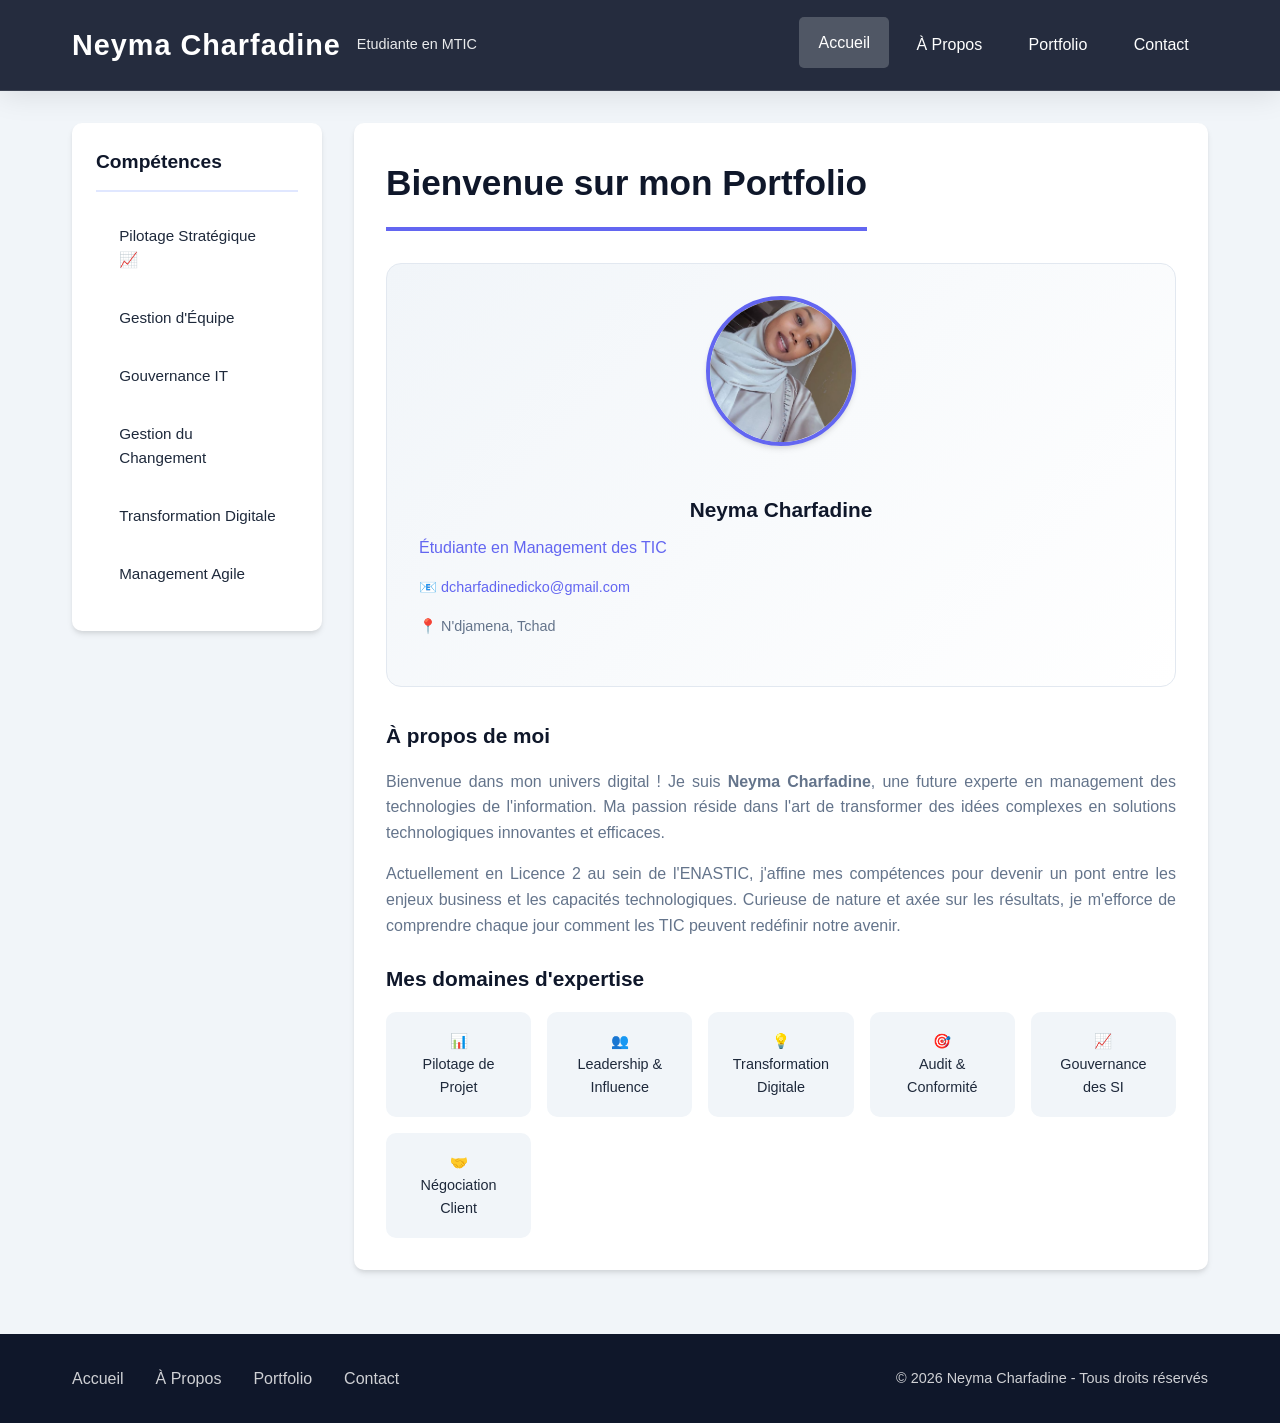
<file: index.html>
<!doctype html>
<html lang="fr">
  <head>
    <meta charset="UTF-8" />
    <meta name="viewport" content="width=device-width, initial-scale=1.0" />
    <meta
      name="description"
      content="Portfolio personnel - Site web CV présentant mon parcours, mes compétences et mes projets"
    />
    <title>Accueil | Mon Portfolio</title>
    <link rel="stylesheet" href="style.css" />
  </head>
  <body>
    <!-- ===== HEADER ===== -->
    <header>
      <div class="header-container">
        <div class="logo">
          <h1>Neyma Charfadine</h1>
          <span>Etudiante en MTIC</span>
        </div>
        <nav>
          <ul>
            <li><a href="index.html" class="active">Accueil</a></li>
            <li><a href="about.html">À Propos</a></li>
            <li><a href="portfolio.html">Portfolio</a></li>
            <li><a href="contact.html">Contact</a></li>
          </ul>
        </nav>
      </div>
    </header>

    <!-- ===== MAIN CONTENT ===== -->
    <main class="main-container">
      <!-- Sidebar -->
      <aside>
        <h3>Compétences</h3>
        <ul>
          <li><a href="#">Pilotage Stratégique 📈</a></li>
          <li><a href="#">Gestion d'Équipe</a></li>
          <li><a href="#">Gouvernance IT</a></li>
          <li><a href="#">Gestion du Changement</a></li>
          <li><a href="#">Transformation Digitale</a></li>
          <li><a href="#">Management Agile</a></li>
        </ul>
      </aside>

      <!-- Content -->
      <section class="content">
        <h2>Bienvenue sur mon Portfolio</h2>

        <div class="profile-card">
          <img
            src="profil.png"
            alt="Photo de profil de Neyma Charfadine"
            class="profile-img"
            onerror="this.src = 'https://via.placeholder.com/150?text=Neyma'"
          />
          <h3>Neyma Charfadine</h3>
          <p class="title">Étudiante en Management des TIC</p>
          <div class="contact-info">
            <p>
              📧
              <a href="mailto:dcharfadinedicko@gmail.com"
                >dcharfadinedicko@gmail.com</a
              >
            </p>
            <p>📍 N'djamena, Tchad</p>
          </div>
        </div>

        <h3>À propos de moi</h3>
        <p>
          Bienvenue dans mon univers digital ! Je suis <strong>Neyma Charfadine</strong>, une future experte en management des technologies de l'information. Ma passion réside dans l'art de transformer des idées complexes en solutions technologiques innovantes et efficaces.
        </p>
        <p>
          Actuellement en Licence 2 au sein de l'ENASTIC, j'affine mes compétences pour devenir un pont entre les enjeux business et les capacités technologiques. Curieuse de nature et axée sur les résultats, je m'efforce de comprendre chaque jour comment les TIC peuvent redéfinir notre avenir.
        </p>

        <h3>Mes domaines d'expertise</h3>
        <div class="skills-grid">
          <div class="skill-item">
            <span>📊</span>
            <span>Pilotage de Projet</span>
          </div>
          <div class="skill-item">
            <span>👥</span>
            <span>Leadership & Influence</span>
          </div>
          <div class="skill-item">
            <span>💡</span>
            <span>Transformation Digitale</span>
          </div>
          <div class="skill-item">
            <span>🎯</span>
            <span>Audit & Conformité</span>
          </div>
          <div class="skill-item">
            <span>📈</span>
            <span>Gouvernance des SI</span>
          </div>
          <div class="skill-item">
            <span>🤝</span>
            <span>Négociation Client</span>
          </div>
        </div>
      </section>
    </main>

    <!-- ===== FOOTER ===== -->
    <footer>
      <div class="footer-container">
        <div class="footer-links">
          <a href="index.html">Accueil</a>
          <a href="about.html">À Propos</a>
          <a href="portfolio.html">Portfolio</a>
          <a href="contact.html">Contact</a>
        </div>
        <p class="footer-copyright">
          &copy; 2026 Neyma Charfadine - Tous droits réservés 
        </p>
      </div>
    </footer>
  </body>
</html>
</file>
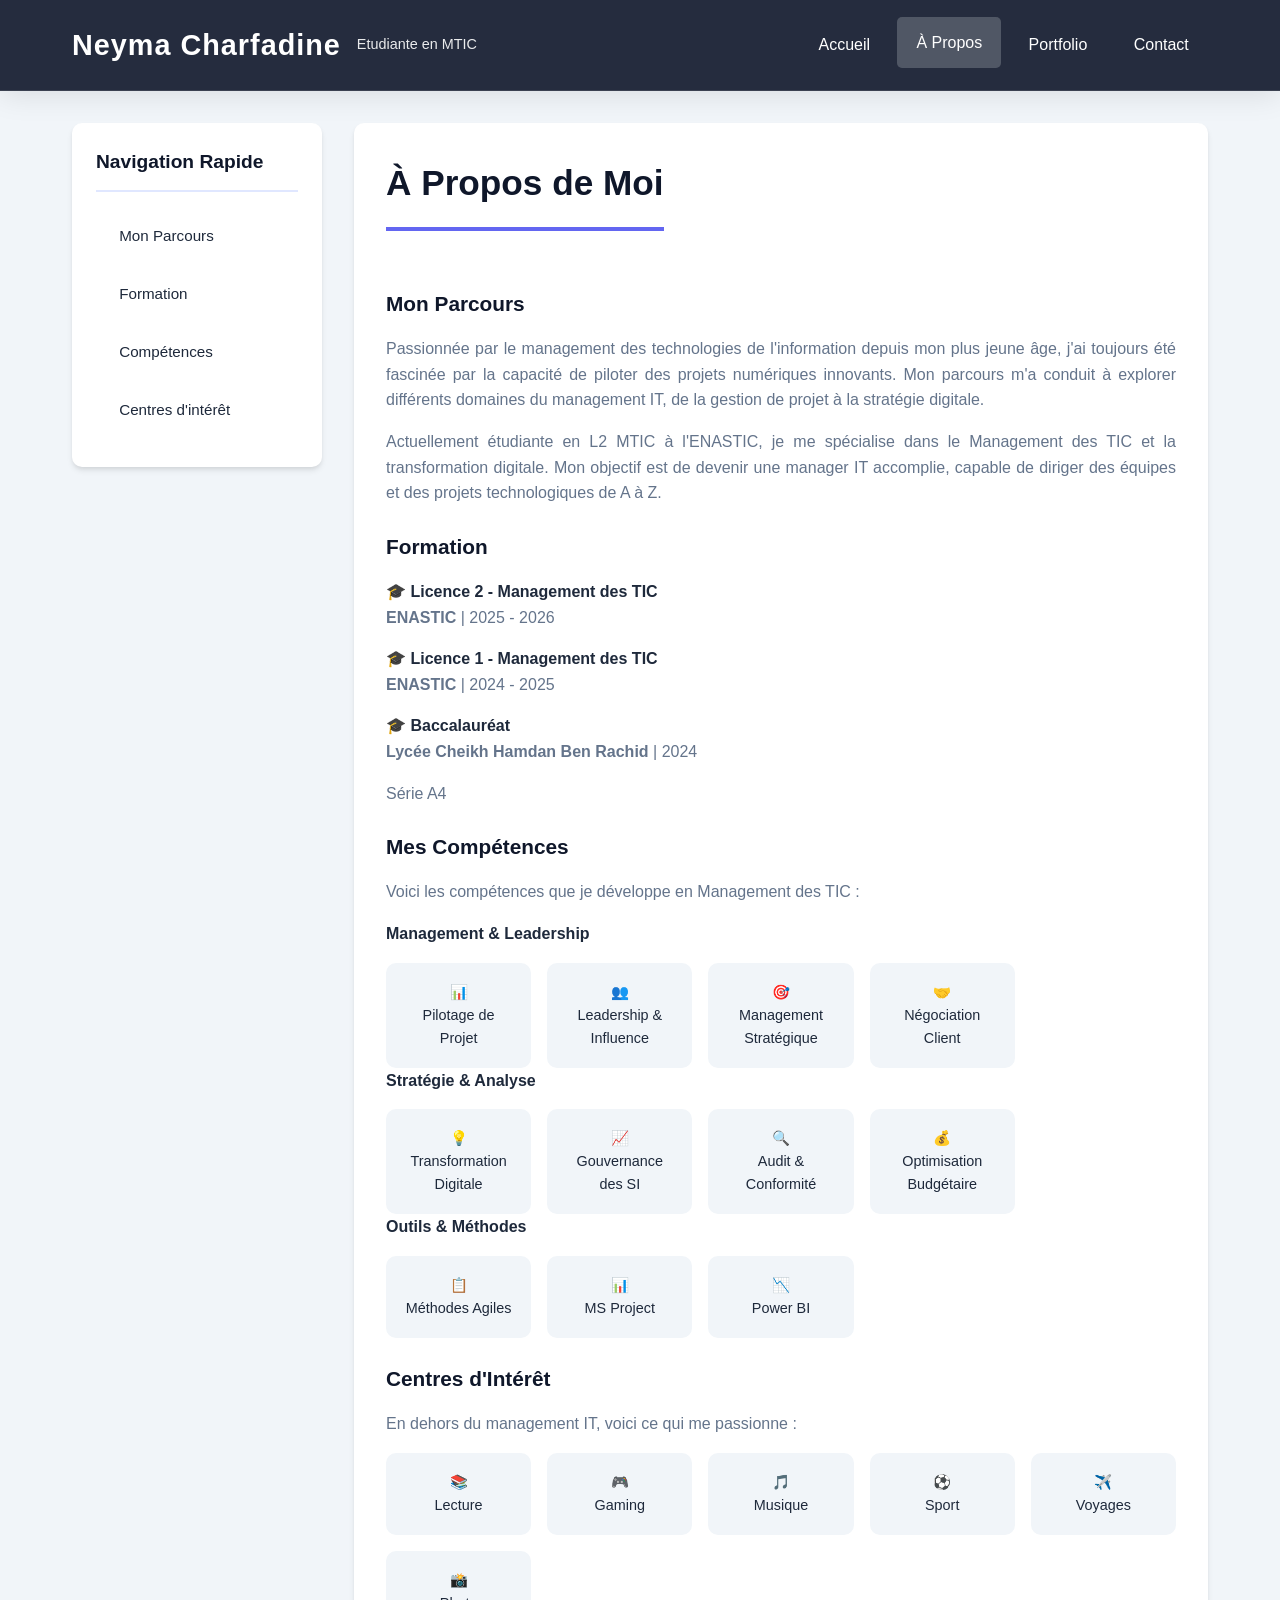
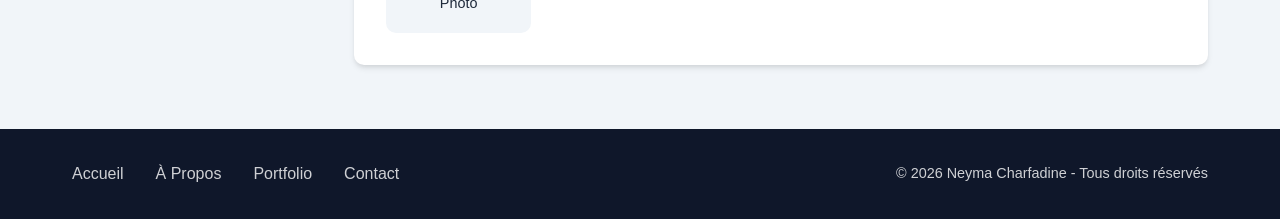
<file: about.html>
<!DOCTYPE html>
<html lang="fr">
<head>
    <meta charset="UTF-8">
    <meta name="viewport" content="width=device-width, initial-scale=1.0">
    <meta name="description" content="À propos de moi - Mon parcours, ma biographie et mes passions">
    <title>À Propos | Mon Portfolio</title>
    <link rel="stylesheet" href="style.css">
</head>
<body>
    <!-- ===== HEADER ===== -->
    <header>
        <div class="header-container">
            <div class="logo">
                <h1>Neyma Charfadine</h1>
                <span>Etudiante en MTIC</span>
            </div>
            <nav>
                <ul>
                    <li><a href="index.html">Accueil</a></li>
                    <li><a href="about.html" class="active">À Propos</a></li>
                    <li><a href="portfolio.html">Portfolio</a></li>
                    <li><a href="contact.html">Contact</a></li>
                </ul>
            </nav>
        </div>
    </header>

    <!-- ===== MAIN CONTENT ===== -->
    <main class="main-container">
        <!-- Sidebar -->
        <aside>
            <h3>Navigation Rapide</h3>
            <ul>
                <li><a href="#parcours">Mon Parcours</a></li>
                <li><a href="#formation">Formation</a></li>
                <li><a href="#competences">Compétences</a></li>
                <li><a href="#interets">Centres d'intérêt</a></li>
            </ul>
        </aside>

        <!-- Content -->
        <section class="content">
            <h2>À Propos de Moi</h2>
            
            <article id="parcours">
                <h3>Mon Parcours</h3>
                <p>
                    Passionnée par le management des technologies de l'information depuis mon plus jeune âge, j'ai toujours été 
                    fascinée par la capacité de piloter des projets numériques innovants. Mon parcours m'a conduit 
                    à explorer différents domaines du management IT, de la gestion de projet à la stratégie digitale.
                </p>
                <p>
                    Actuellement étudiante en L2 MTIC à l'ENASTIC, je me spécialise dans le Management des TIC et 
                    la transformation digitale. Mon objectif est de devenir une manager IT accomplie, 
                    capable de diriger des équipes et des projets technologiques de A à Z.
                </p>
            </article>

            <article id="formation">
                <h3>Formation</h3>
                <div class="timeline">
                    <div class="timeline-item">
                        <h4>🎓 Licence 2 - Management des TIC</h4>
                        <p><strong>ENASTIC</strong> | 2025 - 2026</p>
                    </div>
                    <div class="timeline-item">
                        <h4>🎓 Licence 1 - Management des TIC</h4>
                        <p><strong>ENASTIC</strong> | 2024 - 2025</p>
                    </div>

                    <div class="timeline-item">
                        <h4>🎓 Baccalauréat</h4>
                        <p><strong>Lycée Cheikh Hamdan Ben Rachid</strong> | 2024</p>
                        <p>Série A4</p>
                    </div>
                </div>
            </article>

            <article id="competences">
                <h3>Mes Compétences</h3>
                <p>Voici les compétences que je développe en Management des TIC :</p>
                
                <h4>Management & Leadership</h4>
                <div class="skills-grid">
                    <div class="skill-item">
                        <span>📊</span>
                        <span>Pilotage de Projet</span>
                    </div>
                    <div class="skill-item">
                        <span>👥</span>
                        <span>Leadership & Influence</span>
                    </div>
                    <div class="skill-item">
                        <span>🎯</span>
                        <span>Management Stratégique</span>
                    </div>
                    <div class="skill-item">
                        <span>🤝</span>
                        <span>Négociation Client</span>
                    </div>
                </div>

                <h4>Stratégie & Analyse</h4>
                <div class="skills-grid">
                    <div class="skill-item">
                        <span>💡</span>
                        <span>Transformation Digitale</span>
                    </div>
                    <div class="skill-item">
                        <span>📈</span>
                        <span>Gouvernance des SI</span>
                    </div>
                    <div class="skill-item">
                        <span>🔍</span>
                        <span>Audit & Conformité</span>
                    </div>
                    <div class="skill-item">
                        <span>💰</span>
                        <span>Optimisation Budgétaire</span>
                    </div>
                </div>

                <h4>Outils & Méthodes</h4>
                <div class="skills-grid">
                    <div class="skill-item">
                        <span>📋</span>
                        <span>Méthodes Agiles</span>
                    </div>
                    <div class="skill-item">
                        <span>📊</span>
                        <span>MS Project</span>
                    </div>
                    <div class="skill-item">
                        <span>📉</span>
                        <span>Power BI</span>
                    </div>
                </div>
            </article>

            <article id="interets">
                <h3>Centres d'Intérêt</h3>
                <p>En dehors du management IT, voici ce qui me passionne :</p>
                <div class="skills-grid">
                    <div class="skill-item">
                        <span>📚</span>
                        <span>Lecture</span>
                    </div>
                    <div class="skill-item">
                        <span>🎮</span>
                        <span>Gaming</span>
                    </div>
                    <div class="skill-item">
                        <span>🎵</span>
                        <span>Musique</span>
                    </div>
                    <div class="skill-item">
                        <span>⚽</span>
                        <span>Sport</span>
                    </div>
                    <div class="skill-item">
                        <span>✈️</span>
                        <span>Voyages</span>
                    </div>
                    <div class="skill-item">
                        <span>📸</span>
                        <span>Photo</span>
                    </div>
                </div>
            </article>
        </section>
    </main>

    <!-- ===== FOOTER ===== -->
    <footer>
        <div class="footer-container">
            <div class="footer-links">
                <a href="index.html">Accueil</a>
                <a href="about.html">À Propos</a>
                <a href="portfolio.html">Portfolio</a>
                <a href="contact.html">Contact</a>
            </div>
            <p class="footer-copyright">
                &copy; 2026 Neyma Charfadine - Tous droits réservés
            </p>
        </div>
    </footer>
</body>
</html>
</file>
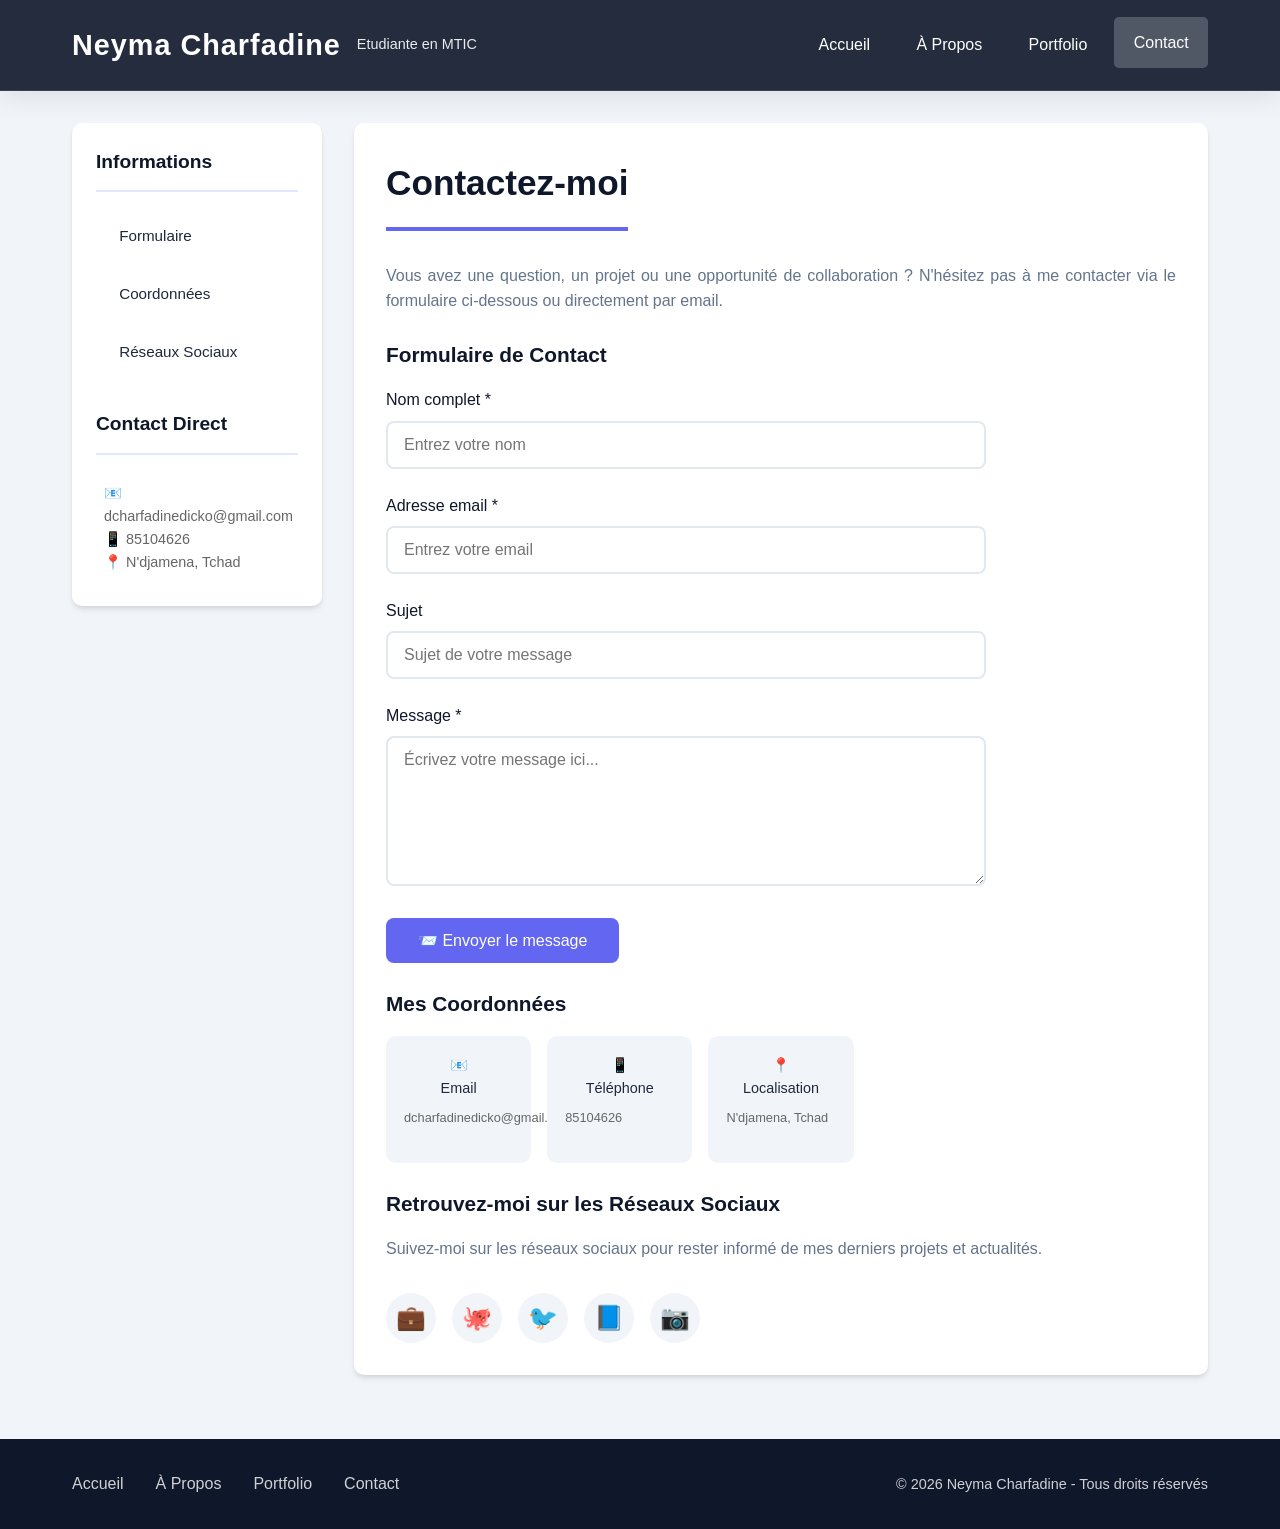
<file: contact.html>
<!DOCTYPE html>
<html lang="fr">
<head>
    <meta charset="UTF-8">
    <meta name="viewport" content="width=device-width, initial-scale=1.0">
    <meta name="description" content="Contactez-moi - Formulaire de contact et réseaux sociaux">
    <title>Contact | Mon Portfolio</title>
    <link rel="stylesheet" href="style.css">
</head>
<body>
    <!-- ===== HEADER ===== -->
    <header>
        <div class="header-container">
            <div class="logo">
                <h1>Neyma Charfadine</h1>
                <span>Etudiante en MTIC</span>
            </div>
            <nav>
                <ul>
                    <li><a href="index.html">Accueil</a></li>
                    <li><a href="about.html">À Propos</a></li>
                    <li><a href="portfolio.html">Portfolio</a></li>
                    <li><a href="contact.html" class="active">Contact</a></li>
                </ul>
            </nav>
        </div>
    </header>

    <!-- ===== MAIN CONTENT ===== -->
    <main class="main-container">
        <!-- Sidebar -->
        <aside>
            <h3>Informations</h3>
            <ul>
                <li><a href="#formulaire">Formulaire</a></li>
                <li><a href="#coordonnees">Coordonnées</a></li>
                <li><a href="#reseaux">Réseaux Sociaux</a></li>
            </ul>
            
            <h3 style="margin-top: 2rem;">Contact Direct</h3>
            <p style="font-size: 0.9rem; color: #666; padding: 0.5rem;">
                📧 dcharfadinedicko@gmail.com<br>
                📱 85104626<br>
                📍 N'djamena, Tchad
            </p>
        </aside>

        <!-- Content -->
        <section class="content">
            <h2>Contactez-moi</h2>
            <p>
                Vous avez une question, un projet ou une opportunité de collaboration ? 
                N'hésitez pas à me contacter via le formulaire ci-dessous ou directement par email.
            </p>

            <article id="formulaire">
                <h3>Formulaire de Contact</h3>
                <form class="contact-form" action="#" method="post">
                    <div class="form-group">
                        <label for="nom">Nom complet *</label>
                        <input type="text" id="nom" name="nom" placeholder="Entrez votre nom" required>
                    </div>

                    <div class="form-group">
                        <label for="email">Adresse email *</label>
                        <input type="email" id="email" name="email" placeholder="Entrez votre email" required>
                    </div>

                    <div class="form-group">
                        <label for="sujet">Sujet</label>
                        <input type="text" id="sujet" name="sujet" placeholder="Sujet de votre message">
                    </div>

                    <div class="form-group">
                        <label for="message">Message *</label>
                        <textarea id="message" name="message" placeholder="Écrivez votre message ici..." required></textarea>
                    </div>

                    <button type="submit" class="btn">📨 Envoyer le message</button>
                </form>
            </article>

            <article id="coordonnees">
                <h3>Mes Coordonnées</h3>
                <div class="skills-grid">
                    <div class="skill-item">
                        <span>📧</span>
                        <span>Email</span>
                        <p style="font-size: 0.8rem; color: #666; margin-top: 0.5rem;">dcharfadinedicko@gmail.com</p>
                    </div>
                    <div class="skill-item">
                        <span>📱</span>
                        <span>Téléphone</span>
                        <p style="font-size: 0.8rem; color: #666; margin-top: 0.5rem;">85104626</p>
                    </div>
                    <div class="skill-item">
                        <span>📍</span>
                        <span>Localisation</span>
                        <p style="font-size: 0.8rem; color: #666; margin-top: 0.5rem;">N'djamena, Tchad</p>
                    </div>
                </div>
            </article>

            <article id="reseaux">
                <h3>Retrouvez-moi sur les Réseaux Sociaux</h3>
                <p>Suivez-moi sur les réseaux sociaux pour rester informé de mes derniers projets et actualités.</p>
                
                <div class="social-links">
                    <a href="https://linkedin.com/in/votre-profil" class="social-link" target="_blank" title="LinkedIn">
                        💼
                    </a>
                    <a href="https://github.com/votre-profil" class="social-link" target="_blank" title="GitHub">
                        🐙
                    </a>
                    <a href="https://twitter.com/votre-profil" class="social-link" target="_blank" title="Twitter">
                        🐦
                    </a>
                    <a href="https://facebook.com/votre-profil" class="social-link" target="_blank" title="Facebook">
                        📘
                    </a>
                    <a href="https://instagram.com/votre-profil" class="social-link" target="_blank" title="Instagram">
                        📷
                    </a>
                </div>
            </article>
        </section>
    </main>

    <!-- ===== FOOTER ===== -->
    <footer>
        <div class="footer-container">
            <div class="footer-links">
                <a href="index.html">Accueil</a>
                <a href="about.html">À Propos</a>
                <a href="portfolio.html">Portfolio</a>
                <a href="contact.html">Contact</a>
            </div>
            <p class="footer-copyright">
                &copy; 2026 Neyma Charfadine - Tous droits réservés 
            </p>
        </div>
    </footer>
</body>
</html>
</file>
<file: style.css>
/* ===== VARIABLES CSS ===== */
:root {
  --primary-color: #6366f1; /* Indigo moderne */
  --primary-dark: #4f46e5;
  --primary-light: #e0e7ff;
  --secondary-color: #0f172a; /* Slate foncé */
  --accent-color: #f43f5e; /* Rose/Rouge vif */
  --text-color: #1e293b;
  --text-light: #64748b;
  --bg-light: #f1f5f9;
  --bg-white: #ffffff;
  --border-color: #e2e8f0;
  --shadow:
    0 4px 6px -1px rgba(0, 0, 0, 0.1), 0 2px 4px -1px rgba(0, 0, 0, 0.06);
  --shadow-hover:
    0 20px 25px -5px rgba(0, 0, 0, 0.1), 0 10px 10px -5px rgba(0, 0, 0, 0.04);
  --transition: all 0.4s cubic-bezier(0.4, 0, 0.2, 1);
  --glass-bg: rgba(255, 255, 255, 0.7);
  --glass-border: rgba(255, 255, 255, 0.3);
}

/* ===== RESET & BASE ===== */
* {
  margin: 0;
  padding: 0;
  box-sizing: border-box;
}

html {
  scroll-behavior: smooth;
}

body {
  font-family: "Segoe UI", Tahoma, Geneva, Verdana, sans-serif;
  line-height: 1.6;
  color: var(--text-color);
  background-color: var(--bg-light);
}

a {
  text-decoration: none;
  color: inherit;
  transition: var(--transition);
}

ul {
  list-style: none;
}

img {
  max-width: 100%;
  height: auto;
}

/* ===== HEADER ===== */
header {
  background: rgba(15, 23, 42, 0.9);
  backdrop-filter: blur(10px);
  -webkit-backdrop-filter: blur(10px);
  color: white;
  padding: 1.2rem 0;
  position: relative;
  z-index: 10;
  border-bottom: 1px solid rgba(255, 255, 255, 0.1);
  box-shadow: 0 4px 30px rgba(0, 0, 0, 0.1);
}

.header-container {
  max-width: 1200px;
  margin: 0 auto;
  padding: 0 2rem;
  display: flex;
  justify-content: space-between;
  align-items: center;
}

.logo {
  display: flex;
  align-items: center;
  gap: 1rem;
}

.logo h1 {
  font-size: 1.8rem;
  font-weight: 700;
  letter-spacing: 1px;
}

.logo span {
  font-size: 0.9rem;
  opacity: 0.9;
}

/* ===== NAVIGATION ===== */
nav ul {
  display: flex;
  gap: 0.5rem;
}

nav ul li a {
  display: block;
  padding: 0.8rem 1.2rem;
  border-radius: 5px;
  font-weight: 500;
  transition: var(--transition);
}

nav ul li a:hover,
nav ul li a.active {
  background-color: rgba(255, 255, 255, 0.2);
  transform: translateY(-2px);
}

/* ===== MAIN LAYOUT ===== */
.main-container {
  max-width: 1200px;
  margin: 0 auto;
  padding: 2rem;
  display: grid;
  grid-template-columns: 250px 1fr;
  gap: 2rem;
  min-height: calc(100vh - 200px);
}

/* ===== SIDEBAR ===== */
aside {
  background: var(--bg-white);
  border-radius: 10px;
  padding: 1.5rem;
  box-shadow: var(--shadow);
  height: fit-content;
  position: relative;
}

aside h3 {
  color: var(--secondary-color);
  margin-bottom: 1.2rem;
  padding-bottom: 0.8rem;
  border-bottom: 2px solid var(--primary-light);
  font-size: 1.2rem;
  font-weight: 700;
}

aside ul li {
  margin-bottom: 0.5rem;
}

aside ul li a {
  display: block;
  padding: 0.8rem 1.2rem;
  background: transparent;
  border-radius: 8px;
  color: var(--text-color);
  font-size: 0.95rem;
  font-weight: 500;
  transition: var(--transition);
  border-left: 4px solid transparent;
  margin-bottom: 0.4rem;
}

aside ul li a:hover,
aside ul li a.active {
  background: var(--primary-light);
  color: var(--primary-dark);
  border-left-color: var(--primary-color);
  transform: translateX(8px);
}

/* ===== CONTENT SECTION ===== */
.content {
  background: var(--bg-white);
  border-radius: 10px;
  padding: 2rem;
  box-shadow: var(--shadow);
}

.content h2 {
  color: var(--secondary-color);
  margin-bottom: 2rem;
  padding-bottom: 1rem;
  border-bottom: 4px solid var(--primary-color);
  display: inline-block;
  font-size: 2.2rem;
  font-weight: 800;
}

.content h3 {
  color: var(--secondary-color);
  margin: 1.5rem 0 1rem;
  font-size: 1.3rem;
}

.content p {
  margin-bottom: 1rem;
  text-align: justify;
  color: var(--text-light);
}

/* ===== PROFILE CARD ===== */
.profile-card {
  background: linear-gradient(135deg, var(--bg-light), var(--bg-white));
  border-radius: 15px;
  padding: 2rem;
  text-align: center;
  margin-bottom: 2rem;
  border: 1px solid var(--border-color);
}

.profile-img {
  width: 150px;
  height: 150px;
  border-radius: 50%;
  object-fit: cover;
  border: 4px solid var(--primary-color);
  margin-bottom: 1rem;
  box-shadow: var(--shadow);
}

.profile-card h3 {
  color: var(--secondary-color);
  margin-bottom: 0.5rem;
}

.profile-card .title {
  color: var(--primary-color);
  font-weight: 500;
  margin-bottom: 1rem;
}

.profile-card .contact-info {
  font-size: 0.9rem;
  color: var(--text-light);
}

.profile-card .contact-info a {
  color: var(--primary-color);
}

.profile-card .contact-info a:hover {
  text-decoration: underline;
}

/* ===== SKILLS ===== */
.skills-grid {
  display: grid;
  grid-template-columns: repeat(auto-fill, minmax(120px, 1fr));
  gap: 1rem;
  margin-top: 1rem;
}

.skill-item {
  background: var(--bg-light);
  padding: 1rem;
  border-radius: 10px;
  text-align: center;
  transition: var(--transition);
  border: 2px solid transparent;
}

.skill-item:hover {
  border-color: var(--primary-color);
  transform: translateY(-5px);
  box-shadow: var(--shadow-hover);
}

.skill-item i {
  font-size: 2rem;
  color: var(--primary-color);
  margin-bottom: 0.5rem;
}

.skill-item span {
  display: block;
  font-weight: 500;
  font-size: 0.9rem;
}

/* ===== PORTFOLIO GRID ===== */
.portfolio-grid {
  display: grid;
  grid-template-columns: repeat(auto-fill, minmax(280px, 1fr));
  gap: 1.5rem;
  margin-top: 1.5rem;
}

.portfolio-item {
  background: var(--bg-white);
  border-radius: 10px;
  overflow: hidden;
  box-shadow: var(--shadow);
  transition: var(--transition);
  border: 1px solid var(--border-color);
}

.portfolio-item:hover {
  transform: translateY(-10px);
  box-shadow: var(--shadow-hover);
}

.portfolio-item img {
  width: 100%;
  height: 180px;
  object-fit: cover;
}

.portfolio-item .info {
  padding: 1.5rem;
}

.portfolio-item h4 {
  color: var(--secondary-color);
  margin-bottom: 0.5rem;
}

.portfolio-item p {
  font-size: 0.9rem;
  color: var(--text-light);
  margin-bottom: 1rem;
}

.portfolio-item .tags {
  display: flex;
  flex-wrap: wrap;
  gap: 0.5rem;
}

.portfolio-item .tag {
  background: var(--primary-color);
  color: white;
  padding: 0.3rem 0.8rem;
  border-radius: 20px;
  font-size: 0.75rem;
}

/* ===== CONTACT FORM ===== */
.contact-form {
  max-width: 600px;
}

.form-group {
  margin-bottom: 1.5rem;
}

.form-group label {
  display: block;
  margin-bottom: 0.5rem;
  font-weight: 500;
  color: var(--secondary-color);
}

.form-group input,
.form-group textarea {
  width: 100%;
  padding: 0.8rem 1rem;
  border: 2px solid var(--border-color);
  border-radius: 8px;
  font-size: 1rem;
  transition: var(--transition);
  font-family: inherit;
}

.form-group input:focus,
.form-group textarea:focus {
  outline: none;
  border-color: var(--primary-color);
  box-shadow: 0 0 0 3px rgba(0, 168, 143, 0.1);
}

.form-group textarea {
  resize: vertical;
  min-height: 150px;
}

.btn {
  display: inline-block;
  padding: 0.8rem 2rem;
  background: var(--primary-color);
  color: white;
  border: none;
  border-radius: 8px;
  font-size: 1rem;
  font-weight: 500;
  cursor: pointer;
  transition: var(--transition);
}

.btn:hover {
  background: var(--primary-dark);
  transform: translateY(-2px);
  box-shadow: var(--shadow-hover);
}

/* ===== SOCIAL LINKS ===== */
.social-links {
  display: flex;
  gap: 1rem;
  margin-top: 2rem;
}

.social-link {
  display: flex;
  align-items: center;
  justify-content: center;
  width: 50px;
  height: 50px;
  background: var(--bg-light);
  border-radius: 50%;
  font-size: 1.5rem;
  color: var(--primary-color);
  transition: var(--transition);
}

.social-link:hover {
  background: var(--primary-color);
  color: white;
  transform: translateY(-5px);
}

/* ===== FOOTER ===== */
footer {
  background: var(--secondary-color);
  color: white;
  padding: 2rem 0;
  margin-top: 2rem;
}

.footer-container {
  max-width: 1200px;
  margin: 0 auto;
  padding: 0 2rem;
  display: flex;
  justify-content: space-between;
  align-items: center;
  flex-wrap: wrap;
  gap: 1rem;
}

.footer-links {
  display: flex;
  gap: 2rem;
}

.footer-links a {
  color: rgba(255, 255, 255, 0.8);
  transition: var(--transition);
}

.footer-links a:hover {
  color: var(--primary-color);
}

.footer-copyright {
  font-size: 0.9rem;
  opacity: 0.8;
}

/* ===== RESPONSIVE ===== */
@media (max-width: 900px) {
  .main-container {
    grid-template-columns: 1fr;
  }

  aside {
    position: static;
  }

  .header-container {
    flex-direction: column;
    gap: 1rem;
  }

  nav ul {
    flex-wrap: wrap;
    justify-content: center;
  }

  .footer-container {
    flex-direction: column;
    text-align: center;
  }
}

@media (max-width: 600px) {
  .logo h1 {
    font-size: 1.4rem;
  }

  nav ul li a {
    padding: 0.6rem 0.8rem;
    font-size: 0.9rem;
  }

  .content {
    padding: 1.5rem;
  }

  .portfolio-grid {
    grid-template-columns: 1fr;
  }
}
</file>
